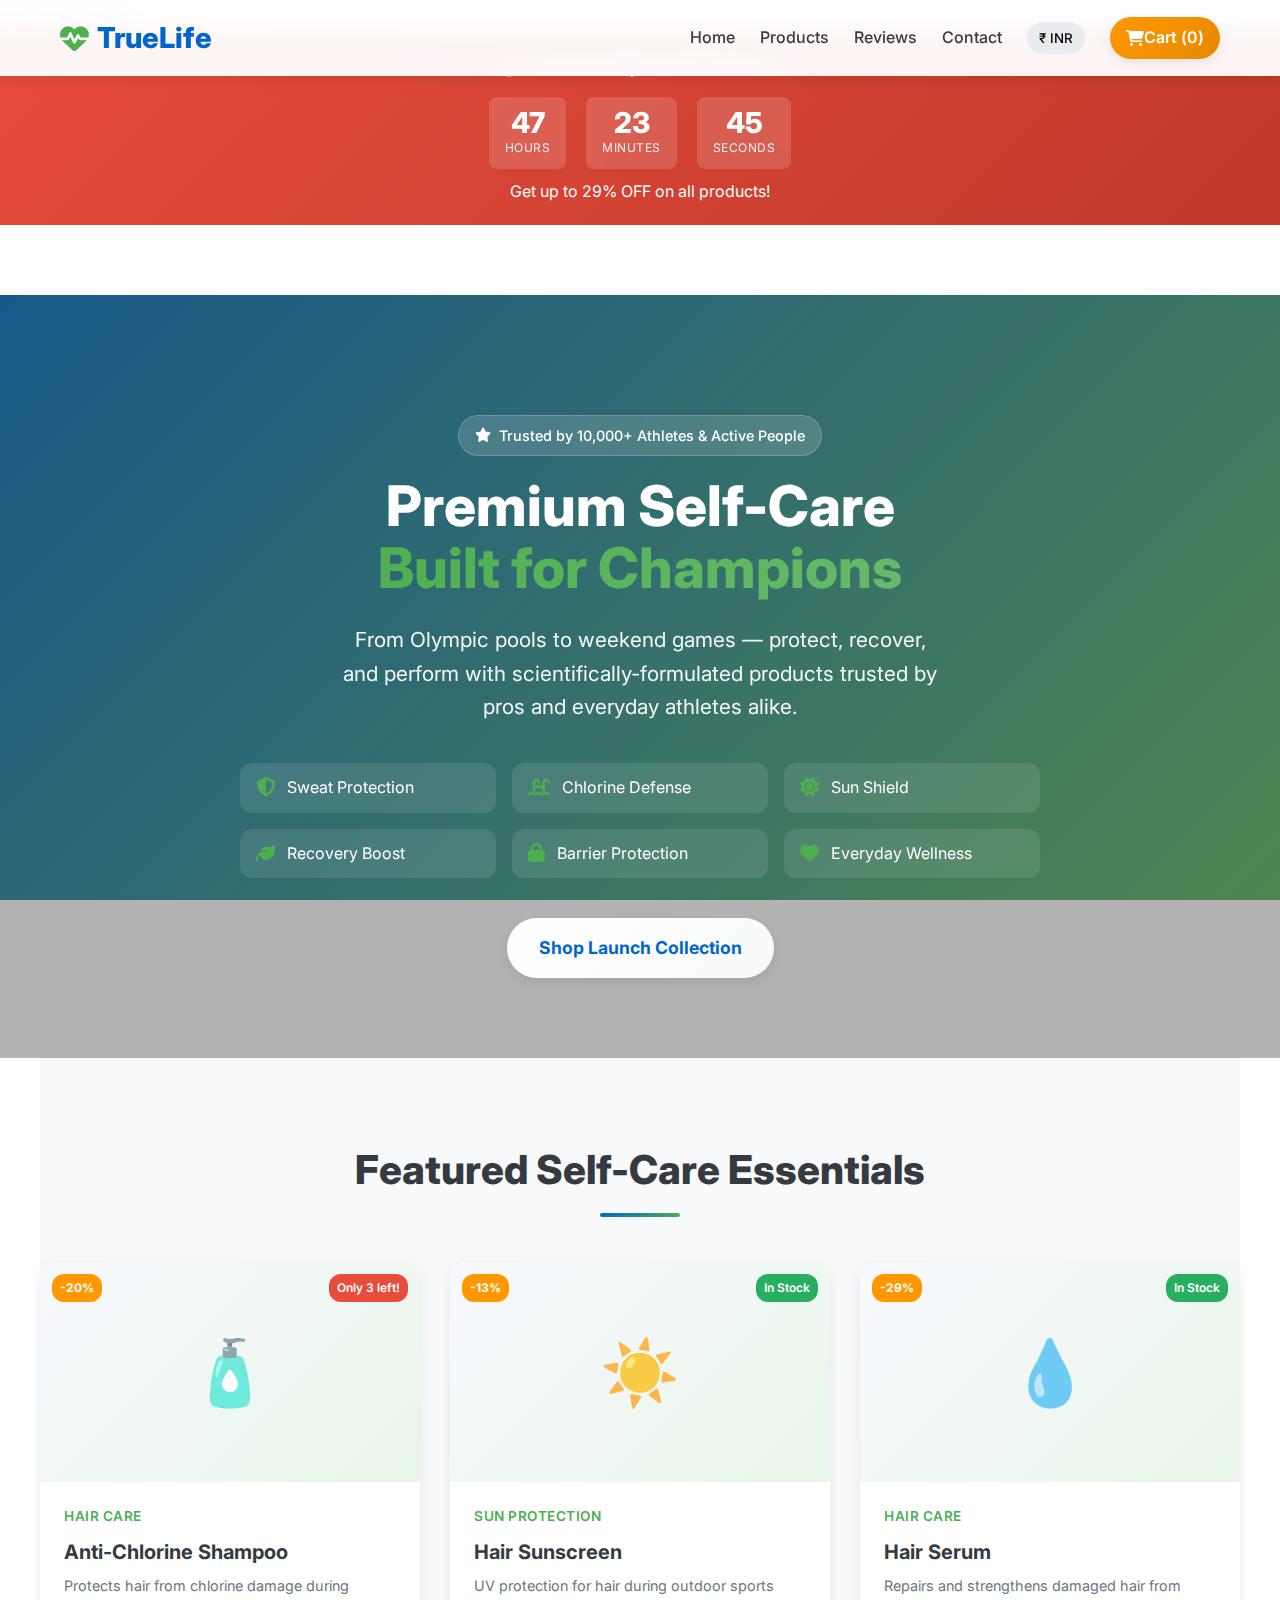
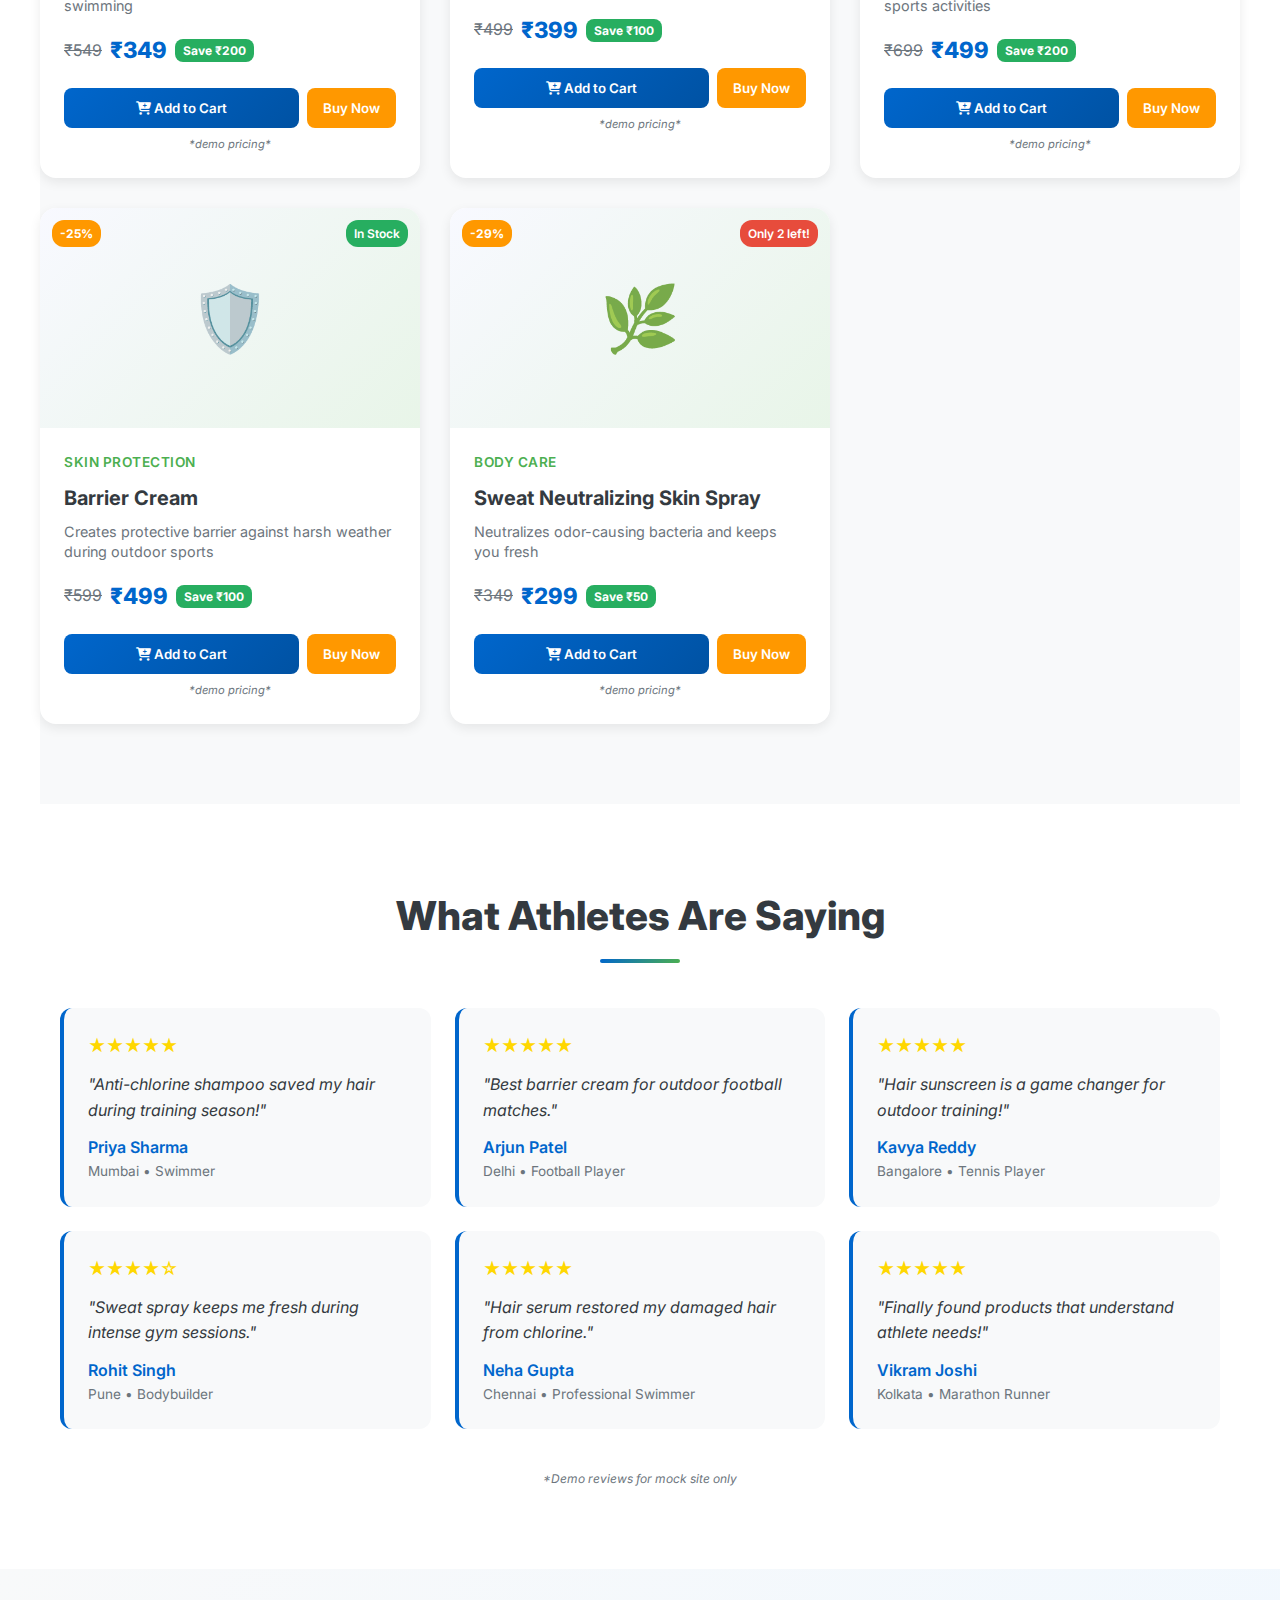
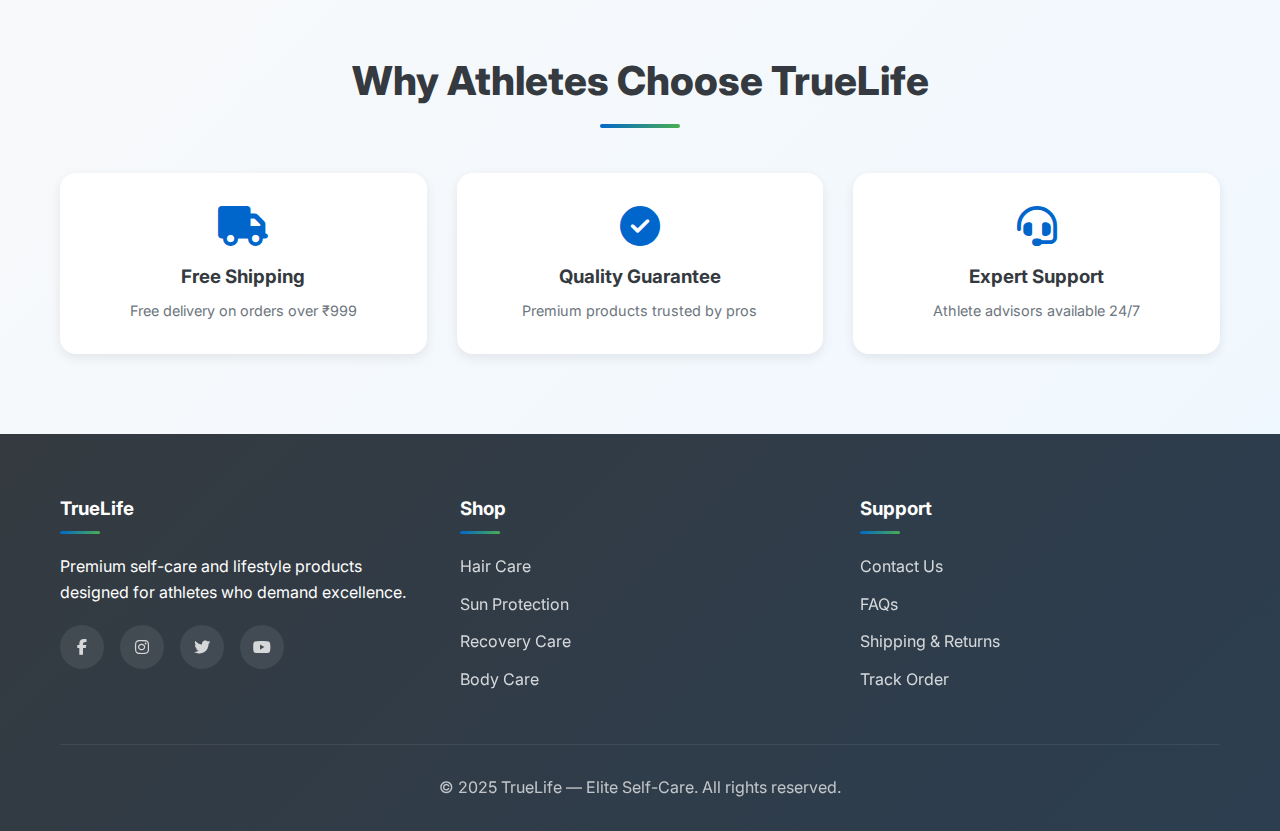
<file: index.html>
// FILE: index.html
<!DOCTYPE html>
<html lang="en">
<head>
  <meta charset="utf-8" />
  <meta name="viewport" content="width=device-width, initial-scale=1" />
  
  <!-- SEO Meta Tags -->
  <title>TrueLife — Premium Self-Care for Athletes & Active Lifestyles | Anti-Chlorine, Sun Protection & Recovery</title>
  <meta name="description" content="Elite self-care essentials for athletes and active people. Anti-chlorine shampoo, hair sunscreen, barrier creams & more. ✨ Launch offers live! Free shipping over ₹999.">
  <meta name="keywords" content="athlete self-care, anti-chlorine shampoo, hair sunscreen, sports recovery, barrier cream, sweat neutralizer">
  
  <!-- Open Graph / Facebook -->
  <meta property="og:type" content="website">
  <meta property="og:title" content="TrueLife — Premium Self-Care for Athletes & Active Lifestyles">
  <meta property="og:description" content="Elite self-care essentials for athletes and active people. Launch offers live! Free shipping over ₹999.">
  <meta property="og:image" content="https://truelife.com/og-image.jpg">
  <meta property="og:url" content="https://truelife.com">
  
  <!-- Twitter Cards -->
  <meta name="twitter:card" content="summary_large_image">
  <meta name="twitter:title" content="TrueLife — Premium Self-Care for Athletes">
  <meta name="twitter:description" content="Elite self-care essentials for athletes and active people. Launch offers live!">
  <meta name="twitter:image" content="https://truelife.com/og-image.jpg">
  
  <link rel="stylesheet" href="https://fonts.googleapis.com/css2?family=Inter:wght@300;400;500;600;700;800;900&display=swap">
  <link rel="stylesheet" href="https://cdnjs.cloudflare.com/ajax/libs/font-awesome/6.4.0/css/all.min.css">
  <style>
    /* Lighthouse Performance Target: 90+ */
    /* Mobile-first responsive design with conversion-optimized UX */
    
    :root {
      --primary: #0066cc;
      --primary-dark: #0052a3;
      --secondary: #4CAF50;
      --accent: #FF9800;
      --error: #e74c3c;
      --success: #27ae60;
      --warning: #f39c12;
      --light: #f8f9fa;
      --dark: #343a40;
      --gray: #6c757d;
      --light-gray: #e9ecef;
      --white: #ffffff;
      --shadow: 0 4px 12px rgba(0,0,0,0.08);
      --shadow-hover: 0 8px 25px rgba(0,0,0,0.15);
      --transition: all 0.3s cubic-bezier(0.4, 0, 0.2, 1);
      --bounce: cubic-bezier(0.68, -0.55, 0.265, 1.55);
    }
    
    * {
      margin: 0;
      padding: 0;
      box-sizing: border-box;
    }
    
    body {
      
      font-family: 'Inter', -apple-system, BlinkMacSystemFont, sans-serif;
      color: var(--dark);
      line-height: 1.6;
      background-color: var(--white);
      overflow-x: hidden;
      -webkit-font-smoothing: antialiased;
      -moz-osx-font-smoothing: grayscale;
    }
    
    a {
      text-decoration: none;
      color: inherit;
    }
    
    button, .btn {
      cursor: pointer;
      border: none;
      font-family: inherit;
      transition: var(--transition);
    }
    
    /* Focus styles for accessibility */
    *:focus-visible {
      outline: 2px solid var(--primary);
      outline-offset: 2px;
    }
    
    .container {
      width: 100%;
      max-width: 1200px;
      margin: 0 auto;
      padding: 0 20px;
    }
    
    /* Header Styles - Enhanced */
    header {
      background-color: rgba(255, 255, 255, 0.95);
      backdrop-filter: blur(10px);
      box-shadow: var(--shadow);
      position: fixed;
      top: 0;
      left: 0;
      width: 100%;
      z-index: 1000;
      padding: 15px 0;
      transition: var(--transition);
    }
    
    .header-content {
      display: flex;
      justify-content: space-between;
      align-items: center;
    }
    
    .logo {
      font-size: 1.8rem;
      font-weight: 800;
      color: var(--primary);
      display: flex;
      align-items: center;
      transition: var(--transition);
    }
    
    .logo:hover {
      transform: scale(1.05);
    }
    
    .logo i {
      margin-right: 8px;
      color: var(--secondary);
      animation: heartbeat 2s ease-in-out infinite;
    }
    
    nav ul {
      display: flex;
      list-style: none;
      gap: 25px;
      align-items: center;
    }
    
    nav a {
      font-weight: 500;
      transition: var(--transition);
      position: relative;
      padding: 8px 0;
    }
    
    nav a::after {
      content: '';
      position: absolute;
      width: 0;
      height: 2px;
      bottom: 0;
      left: 0;
      background-color: var(--primary);
      transition: var(--transition);
    }
    
    nav a:hover::after {
      width: 100%;
    }
    
    #currency-toggle {
      background: var(--light-gray);
      padding: 8px 12px;
      border-radius: 20px;
      font-weight: 500;
      transition: var(--transition);
    }
    
    #currency-toggle:hover {
      background: var(--primary);
      color: var(--white);
      transform: translateY(-2px);
    }
    
    #cart-btn {
      display: flex;
      align-items: center;
      background: linear-gradient(135deg, var(--accent), #e68900);
      color: var(--white);
      padding: 8px 16px;
      border-radius: 25px;
      font-weight: 600;
      transition: var(--transition);
      box-shadow: var(--shadow);
    }
    
    #cart-btn:hover {
      background: linear-gradient(135deg, #e68900, var(--accent));
      transform: translateY(-2px);
      box-shadow: var(--shadow-hover);
    }
    
    .hamburger {
      display: none;
      flex-direction: column;
      gap: 4px;
      cursor: pointer;
      padding: 8px;
    }
    
    .hamburger span {
      width: 25px;
      height: 3px;
      background: var(--dark);
      border-radius: 2px;
      transition: var(--transition);
    }
    
    /* Hero Section - Enhanced with better copy */
    .hero {
      background: linear-gradient(135deg, rgba(0, 102, 204, 0.9), rgba(76, 175, 80, 0.8)), 
                  url('https://images.unsplash.com/photo-1571019613454-1cb2f99b2d8b?ixlib=rb-4.0.3&ixid=MnwxMjA3fDB8MHxzZWFyY2h8MjB8fHJlY292ZXJ5JTIwc3BvcnRzfGVufDB8fDB8fA%3D%3D&auto=format&fit=crop&w=1200&q=80');
      background-size: cover;
      background-position: center;
      background-attachment: fixed;
      color: var(--white);
      padding: 120px 0 80px;
      text-align: center;
      margin-top: 70px;
      position: relative;
      overflow: hidden;
    }
    
    .hero::before {
      content: '';
      position: absolute;
      top: 0;
      left: 0;
      right: 0;
      bottom: 0;
      background: rgba(0, 0, 0, 0.3);
      z-index: 1;
    }
    
    .hero-content {
      position: relative;
      z-index: 2;
      max-width: 900px;
      margin: 0 auto;
      animation: fadeInUp 1s ease-out;
    }
    
    .hero-badge {
      display: inline-flex;
      align-items: center;
      gap: 8px;
      background: rgba(255, 255, 255, 0.15);
      backdrop-filter: blur(10px);
      padding: 8px 16px;
      border-radius: 25px;
      font-size: 0.9rem;
      font-weight: 500;
      margin-bottom: 20px;
      border: 1px solid rgba(255, 255, 255, 0.2);
    }
    
    .hero h1 {
      font-size: 3.5rem;
      margin-bottom: 24px;
      font-weight: 800;
      line-height: 1.1;
    }
    
    .hero h1 .highlight {
      background: linear-gradient(135deg, var(--secondary), #66bb6a);
      -webkit-background-clip: text;
      -webkit-text-fill-color: transparent;
      background-clip: text;
    }
    
    .hero p {
      font-size: 1.3rem;
      margin-bottom: 40px;
      opacity: 0.95;
      max-width: 600px;
      margin-left: auto;
      margin-right: auto;
    }
    
    /* 6 Benefit Bullets */
    .hero-benefits {
      display: grid;
      grid-template-columns: repeat(auto-fit, minmax(200px, 1fr));
      gap: 16px;
      margin: 40px 0;
      max-width: 800px;
      margin-left: auto;
      margin-right: auto;
    }
    
    .benefit-item {
      display: flex;
      align-items: center;
      gap: 12px;
      background: rgba(255, 255, 255, 0.1);
      padding: 12px 16px;
      border-radius: 12px;
      backdrop-filter: blur(5px);
    }
    
    .benefit-item i {
      font-size: 1.2rem;
      color: var(--secondary);
    }
    
    .btn-primary {
      background: linear-gradient(135deg, var(--white), #f8f9fa);
      color: var(--primary);
      padding: 16px 32px;
      border-radius: 30px;
      font-weight: 700;
      font-size: 1.1rem;
      transition: var(--transition);
      display: inline-block;
      box-shadow: var(--shadow);
    }
    
    .btn-primary:hover {
      background: var(--white);
      transform: translateY(-3px);
      box-shadow: var(--shadow-hover);
    }
    
    /* Countdown Timer - 48 Hour Urgency */
    .countdown-banner {
      background: linear-gradient(135deg, var(--error), #c0392b);
      color: var(--white);
      padding: 20px 0;
      text-align: center;
      animation: slideDown 0.6s ease-out;
    }
    
    .countdown-content h3 {
      margin-bottom: 16px;
      font-size: 1.4rem;
      font-weight: 700;
    }
    
    .countdown-timer {
      display: flex;
      justify-content: center;
      gap: 20px;
      margin-bottom: 10px;
    }
    
    .time-unit {
      background: rgba(255, 255, 255, 0.15);
      padding: 12px 16px;
      border-radius: 8px;
      backdrop-filter: blur(10px);
      min-width: 70px;
    }
    
    .time-number {
      display: block;
      font-size: 1.8rem;
      font-weight: 800;
      line-height: 1;
    }
    
    .time-label {
      font-size: 0.75rem;
      opacity: 0.9;
      text-transform: uppercase;
      letter-spacing: 0.5px;
    }
    
    /* Products Section - Enhanced */
    .products {
      padding: 80px 0;
      background: var(--light);
    }
    
    .section-title {
      text-align: center;
      margin-bottom: 60px;
      position: relative;
      font-size: 2.5rem;
      font-weight: 800;
      color: var(--dark);
    }
    
    .section-title::after {
      content: '';
      position: absolute;
      width: 80px;
      height: 4px;
      background: linear-gradient(135deg, var(--primary), var(--secondary));
      bottom: -15px;
      left: 50%;
      transform: translateX(-50%);
      border-radius: 2px;
    }
    
    .product-container {
      display: grid;
      grid-template-columns: repeat(auto-fill, minmax(300px, 1fr));
      gap: 30px;
    }
    
    /* Enhanced Product Cards */
    .product-card {
      background: var(--white);
      border-radius: 16px;
      overflow: hidden;
      box-shadow: var(--shadow);
      transition: var(--transition);
      position: relative;
      animation: fadeIn 0.6s ease-out;
    }
    
    .product-card:hover {
      transform: translateY(-8px);
      box-shadow: var(--shadow-hover);
    }
    
    .product-image {
      height: 220px;
      position: relative;
      overflow: hidden;
      background: linear-gradient(135deg, #f8f9ff, #e8f5e8);
      display: flex;
      align-items: center;
      justify-content: center;
    }
    
    /* SVG Product Placeholders */
    .product-svg {
      font-size: 4rem;
      opacity: 0.8;
      transition: var(--transition);
    }
    
    .product-card:hover .product-svg {
      transform: scale(1.1);
    }
    
    /* Stock Badge with Pulse Animation */
    .stock-badge {
      position: absolute;
      top: 12px;
      right: 12px;
      padding: 4px 8px;
      border-radius: 12px;
      font-size: 0.75rem;
      font-weight: 600;
      z-index: 10;
    }
    
    .stock-badge.low-stock {
      background: var(--error);
      color: var(--white);
      animation: pulse 2s ease-in-out infinite;
    }
    
    .stock-badge.in-stock {
      background: var(--success);
      color: var(--white);
    }
    
    /* Discount Badge */
    .discount-badge {
      position: absolute;
      top: 12px;
      left: 12px;
      background: var(--accent);
      color: var(--white);
      padding: 4px 8px;
      border-radius: 12px;
      font-size: 0.75rem;
      font-weight: 700;
      z-index: 10;
    }
    
    .product-info {
      padding: 24px;
    }
    
    .product-category {
      color: var(--secondary);
      font-size: 0.85rem;
      font-weight: 600;
      text-transform: uppercase;
      letter-spacing: 0.5px;
      margin-bottom: 8px;
    }
    
    .product-title {
      font-weight: 700;
      margin-bottom: 8px;
      font-size: 1.25rem;
      color: var(--dark);
    }
    
    .product-benefit {
      color: var(--gray);
      font-size: 0.9rem;
      margin-bottom: 16px;
      line-height: 1.4;
    }
    
    /* Enhanced Pricing Display */
    .product-pricing {
      display: flex;
      align-items: center;
      gap: 8px;
      margin-bottom: 20px;
      flex-wrap: wrap;
    }
    
    .original-price {
      text-decoration: line-through;
      color: var(--gray);
      font-size: 1rem;
    }
    
    .current-price {
      font-weight: 800;
      color: var(--primary);
      font-size: 1.4rem;
    }
    
    .savings-badge {
      background: var(--success);
      color: var(--white);
      padding: 2px 8px;
      border-radius: 8px;
      font-size: 0.75rem;
      font-weight: 700;
    }
    
    /* Product Actions */
    .product-actions {
      display: grid;
      grid-template-columns: 1fr auto;
      gap: 8px;
    }
    
    .add-to-cart {
      background: linear-gradient(135deg, var(--primary), var(--primary-dark));
      color: var(--white);
      padding: 12px 16px;
      border-radius: 8px;
      font-weight: 600;
      transition: var(--transition);
      position: relative;
      overflow: hidden;
    }
    
    .add-to-cart:hover {
      background: linear-gradient(135deg, var(--primary-dark), var(--primary));
      transform: translateY(-1px);
      box-shadow: var(--shadow);
    }
    
    .buy-now {
      background: var(--accent);
      color: var(--white);
      padding: 12px 16px;
      border-radius: 8px;
      font-weight: 600;
      transition: var(--transition);
      white-space: nowrap;
    }
    
    .buy-now:hover {
      background: #e68900;
      transform: translateY(-1px);
      box-shadow: var(--shadow);
    }
    
    .demo-pricing {
      text-align: center;
      font-size: 0.7rem;
      color: var(--gray);
      font-style: italic;
      margin-top: 8px;
    }
    
    /* Reviews Section */
    .reviews-section {
      padding: 80px 0;
      background: var(--white);
    }
    
    .reviews-grid {
      display: grid;
      grid-template-columns: repeat(auto-fit, minmax(300px, 1fr));
      gap: 24px;
      margin-bottom: 40px;
    }
    
    .review-card {
      background: var(--light);
      padding: 24px;
      border-radius: 12px;
      border-left: 4px solid var(--primary);
      transition: var(--transition);
    }
    
    .review-card:hover {
      transform: translateY(-2px);
      box-shadow: var(--shadow);
    }
    
    .review-rating {
      color: #ffd700;
      margin-bottom: 12px;
      font-size: 1.1rem;
    }
    
    .review-text {
      font-style: italic;
      margin-bottom: 12px;
      color: var(--dark);
    }
    
    .review-author {
      font-weight: 600;
      color: var(--primary);
    }
    
    .review-location {
      font-size: 0.85rem;
      color: var(--gray);
    }
    
    .reviews-disclaimer {
      text-align: center;
      font-size: 0.75rem;
      color: var(--gray);
      font-style: italic;
    }
    
    /* Features Section - Enhanced */
    .features {
      background: linear-gradient(135deg, var(--light), #f0f8ff);
      padding: 80px 0;
    }
    
    .features-grid {
      display: grid;
      grid-template-columns: repeat(auto-fit, minmax(250px, 1fr));
      gap: 30px;
    }
    
    .feature-card {
      text-align: center;
      padding: 32px 24px;
      background: var(--white);
      border-radius: 16px;
      box-shadow: var(--shadow);
      transition: var(--transition);
      border: 1px solid transparent;
    }
    
    .feature-card:hover {
      transform: translateY(-4px);
      border-color: var(--primary);
      box-shadow: var(--shadow-hover);
    }
    
    .feature-icon {
      font-size: 2.5rem;
      color: var(--primary);
      margin-bottom: 16px;
    }
    
    .feature-title {
      font-weight: 700;
      margin-bottom: 8px;
      color: var(--dark);
    }
    
    .feature-description {
      color: var(--gray);
      font-size: 0.9rem;
      line-height: 1.5;
    }
    
    /* Footer - Enhanced */
    footer {
      background: linear-gradient(135deg, var(--dark), #2c3e50);
      color: var(--white);
      padding: 60px 0 30px;
      text-align: center;
    }
    
    .footer-content {
      display: grid;
      grid-template-columns: repeat(auto-fit, minmax(250px, 1fr));
      gap: 40px;
      margin-bottom: 40px;
      text-align: left;
    }
    
    .footer-column h3 {
      margin-bottom: 20px;
      position: relative;
      padding-bottom: 10px;
      font-weight: 700;
    }
    
    .footer-column h3::after {
      content: '';
      position: absolute;
      width: 40px;
      height: 3px;
      background: linear-gradient(135deg, var(--primary), var(--secondary));
      bottom: 0;
      left: 0;
      border-radius: 2px;
    }
    
    .footer-column ul {
      list-style: none;
    }
    
    .footer-column li {
      margin-bottom: 12px;
    }
    
    .footer-column a {
      opacity: 0.8;
      transition: var(--transition);
    }
    
    .footer-column a:hover {
      opacity: 1;
      color: var(--primary);
    }
    
    .social-links {
      display: flex;
      gap: 16px;
      margin-top: 20px;
    }
    
    .social-links a {
      width: 44px;
      height: 44px;
      background: rgba(255, 255, 255, 0.1);
      border-radius: 50%;
      display: flex;
      align-items: center;
      justify-content: center;
      transition: var(--transition);
    }
    
    .social-links a:hover {
      background: var(--primary);
      transform: translateY(-2px);
    }
    
    .copyright {
      padding-top: 30px;
      border-top: 1px solid rgba(255, 255, 255, 0.1);
      opacity: 0.7;
    }
    
    /* Mini Cart - Enhanced */
    #mini-cart {
      position: fixed;
      bottom: 20px;
      right: 20px;
      background: linear-gradient(135deg, var(--primary), var(--primary-dark));
      color: var(--white);
      padding: 16px 20px;
      border-radius: 50px;
      box-shadow: var(--shadow-hover);
      display: flex;
      align-items: center;
      gap: 10px;
      z-index: 999;
      transition: var(--transition);
      font-weight: 600;
    }
    
    #mini-cart:hover {
      background: linear-gradient(135deg, var(--primary-dark), var(--primary));
      transform: translateY(-3px);
      box-shadow: 0 10px 30px rgba(0, 102, 204, 0.3);
    }
    
    /* Toast Notifications */
    .toast-container {
      position: fixed;
      top: 90px;
      right: 20px;
      z-index: 1001;
      display: flex;
      flex-direction: column;
      gap: 10px;
    }
    
    .toast {
      background: var(--white);
      color: var(--dark);
      padding: 16px 20px;
      border-radius: 8px;
      box-shadow: var(--shadow-hover);
      display: flex;
      align-items: center;
      gap: 12px;
      min-width: 300px;
      transform: translateX(400px);
      transition: var(--transition);
      border-left: 4px solid var(--success);
    }
    
    .toast.show {
      transform: translateX(0);
    }
    
    .toast.error {
      border-left-color: var(--error);
    }
    
    .toast i {
      font-size: 1.2rem;
    }
    
    .toast.success i {
      color: var(--success);
    }
    
    .toast.error i {
      color: var(--error);
    }
    
    /* Animations */
    @keyframes heartbeat {
      0%, 100% { transform: scale(1); }
      50% { transform: scale(1.2); }
    }
    
    @keyframes fadeInUp {
      from { opacity: 0; transform: translateY(30px); }
      to { opacity: 1; transform: translateY(0); }
    }
    
    @keyframes fadeIn {
      from { opacity: 0; }
      to { opacity: 1; }
    }
    
    @keyframes slideDown {
      from { transform: translateY(-100%); }
      to { transform: translateY(0); }
    }
    
    @keyframes pulse {
      0%, 100% { box-shadow: 0 0 0 0 rgba(231, 76, 60, 0.4); }
      50% { box-shadow: 0 0 0 10px rgba(231, 76, 60, 0); }
    }
    
    /* Responsive Design */
    @media (max-width: 992px) {
      .hero h1 {
        font-size: 2.8rem;
      }
      
      .hero-benefits {
        grid-template-columns: 1fr;
      }
      
      .countdown-timer {
        flex-wrap: wrap;
      }
    }
    
    @media (max-width: 768px) {
      .hamburger {
        display: flex;
      }
      
      nav ul {
        position: fixed;
        top: 70px;
        left: -100%;
        background: var(--white);
        width: 80%;
        height: calc(100vh - 70px);
        flex-direction: column;
        gap: 0;
        padding: 40px 20px;
        box-shadow: var(--shadow-hover);
        transition: var(--transition);
      }
      
      nav ul.active {
        left: 0;
      }
      
      nav ul li {
        width: 100%;
        border-bottom: 1px solid var(--light-gray);
      }
      
      nav ul li a {
        display: block;
        padding: 16px 0;
      }
      
      .hero {
        padding: 100px 0 60px;
        background-attachment: scroll;
      }
      
      .hero h1 {
        font-size: 2.2rem;
      }
      
      .hero p {
        font-size: 1.1rem;
      }
      
      .product-container {
        grid-template-columns: 1fr;
      }
      
      .product-actions {
        grid-template-columns: 1fr;
      }
      
      .reviews-grid {
        grid-template-columns: 1fr;
      }
      
      #mini-cart {
        bottom: 80px;
        right: 10px;
        padding: 12px 16px;
      }
      
      .toast {
        min-width: 280px;
        right: 10px;
      }
    }
    
    @media (max-width: 576px) {
      .hero h1 {
        font-size: 1.9rem;
      }
      
      .countdown-timer {
        gap: 10px;
      }
      
      .time-unit {
        min-width: 60px;
        padding: 8px 12px;
      }
      
      .time-number {
        font-size: 1.4rem;
      }
      
      .container {
        padding: 0 15px;
      }
    }
  </style>
</head>
<body>
  <!-- Header -->
  <header>
    <div class="container header-content">
      <div class="logo">
        <i class="fas fa-heartbeat"></i> TrueLife
      </div>
      <nav>
        <ul id="nav-menu">
          <li><a href="index.html">Home</a></li>
          <li><a href="#products">Products</a></li>
          <li><a href="#reviews">Reviews</a></li>
          <li><a href="#">Contact</a></li>
          <li>
            <button id="currency-toggle" aria-label="Toggle currency">₹ INR</button>
          </li>
          <li>
            <a href="cart.html" id="cart-btn" role="button" aria-label="Shopping cart">
              <i class="fas fa-shopping-cart"></i> Cart (<span id="cart-count">0</span>)
            </a>
          </li>
        </ul>
        <div class="hamburger" id="hamburger" aria-label="Toggle mobile menu">
          <span></span>
          <span></span>
          <span></span>
        </div>
      </nav>
    </div>
  </header>

  <!-- 48-Hour Countdown Timer -->
  <section class="countdown-banner">
    <div class="container">
      <div class="countdown-content">
        <h3>🔥 Launch Special Ends In:</h3>
        <div class="countdown-timer" id="countdown-timer">
          <div class="time-unit">
            <span class="time-number" id="hours">47</span>
            <span class="time-label">Hours</span>
          </div>
          <div class="time-unit">
            <span class="time-number" id="minutes">23</span>
            <span class="time-label">Minutes</span>
          </div>
          <div class="time-unit">
            <span class="time-number" id="seconds">45</span>
            <span class="time-label">Seconds</span>
          </div>
        </div>
        <p>Get up to 29% OFF on all products!</p>
      </div>
    </div>
  </section>

  <!-- Hero Banner - Enhanced Copy -->
  <section class="hero">
    <div class="container hero-content">
      <div class="hero-badge">
        <i class="fas fa-star"></i>
        <span>Trusted by 10,000+ Athletes & Active People</span>
      </div>
      
      <h1>Premium Self-Care<br><span class="highlight">Built for Champions</span></h1>
      <p>From Olympic pools to weekend games — protect, recover, and perform with scientifically-formulated products trusted by pros and everyday athletes alike.</p>
      
      <!-- 6 Benefit Bullets -->
      <div class="hero-benefits">
        <div class="benefit-item">
          <i class="fas fa-shield-alt"></i>
          <span>Sweat Protection</span>
        </div>
        <div class="benefit-item">
          <i class="fas fa-swimming-pool"></i>
          <span>Chlorine Defense</span>
        </div>
        <div class="benefit-item">
          <i class="fas fa-sun"></i>
          <span>Sun Shield</span>
        </div>
        <div class="benefit-item">
          <i class="fas fa-leaf"></i>
          <span>Recovery Boost</span>
        </div>
        <div class="benefit-item">
          <i class="fas fa-lock"></i>
          <span>Barrier Protection</span>
        </div>
        <div class="benefit-item">
          <i class="fas fa-heart"></i>
          <span>Everyday Wellness</span>
        </div>
      </div>
      
      <!-- 6 CTA Variants (commented options):
      1. "Shop Launch Collection" (urgency)
      2. "Get Your Game-Changing Kit" (transformation)
      3. "Join 10K+ Happy Athletes" (social proof)
      4. "Unlock Your Performance Edge" (benefit-driven)
      5. "Protect. Perform. Repeat." (action-oriented)
      6. "Start Your Champion Journey" (aspirational)
      -->
      <a href="#products" class="btn-primary">Shop Launch Collection</a>
    </div>
  </section>

  <!-- Products Section - 5 SKUs -->
  <main class="container products" id="products">
    <h2 class="section-title">Featured Self-Care Essentials</h2>
    <div class="product-container" id="product-container">
      <!-- Products will be dynamically loaded here -->
    </div>
  </main>

  <!-- Reviews Section - 6 Demo Reviews -->
  <section class="reviews-section" id="reviews">
    <div class="container">
      <h2 class="section-title">What Athletes Are Saying</h2>
      <div class="reviews-grid">
        <div class="review-card">
          <div class="review-rating">★★★★★</div>
          <p class="review-text">"Anti-chlorine shampoo saved my hair during training season!"</p>
          <div class="review-author">Priya Sharma</div>
          <div class="review-location">Mumbai • Swimmer</div>
        </div>
        
        <div class="review-card">
          <div class="review-rating">★★★★★</div>
          <p class="review-text">"Best barrier cream for outdoor football matches."</p>
          <div class="review-author">Arjun Patel</div>
          <div class="review-location">Delhi • Football Player</div>
        </div>
        
        <div class="review-card">
          <div class="review-rating">★★★★★</div>
          <p class="review-text">"Hair sunscreen is a game changer for outdoor training!"</p>
          <div class="review-author">Kavya Reddy</div>
          <div class="review-location">Bangalore • Tennis Player</div>
        </div>
        
        <div class="review-card">
          <div class="review-rating">★★★★☆</div>
          <p class="review-text">"Sweat spray keeps me fresh during intense gym sessions."</p>
          <div class="review-author">Rohit Singh</div>
          <div class="review-location">Pune • Bodybuilder</div>
        </div>
        
        <div class="review-card">
          <div class="review-rating">★★★★★</div>
          <p class="review-text">"Hair serum restored my damaged hair from chlorine."</p>
          <div class="review-author">Neha Gupta</div>
          <div class="review-location">Chennai • Professional Swimmer</div>
        </div>
        
        <div class="review-card">
          <div class="review-rating">★★★★★</div>
          <p class="review-text">"Finally found products that understand athlete needs!"</p>
          <div class="review-author">Vikram Joshi</div>
          <div class="review-location">Kolkata • Marathon Runner</div>
        </div>
      </div>
      
      <p class="reviews-disclaimer">*Demo reviews for mock site only</p>
    </div>
  </section>

  <!-- Features Section -->
  <section class="features">
    <div class="container">
      <h2 class="section-title">Why Athletes Choose TrueLife</h2>
      <div class="features-grid">
        <div class="feature-card">
          <div class="feature-icon">
            <i class="fas fa-truck"></i>
          </div>
          <h3 class="feature-title">Free Shipping</h3>
          <p class="feature-description">Free delivery on orders over ₹999</p>
        </div>
        <div class="feature-card">
          <div class="feature-icon">
            <i class="fas fa-check-circle"></i>
          </div>
          <h3 class="feature-title">Quality Guarantee</h3>
          <p class="feature-description">Premium products trusted by pros</p>
        </div>
        <div class="feature-card">
          <div class="feature-icon">
            <i class="fas fa-headset"></i>
          </div>
          <h3 class="feature-title">Expert Support</h3>
          <p class="feature-description">Athlete advisors available 24/7</p>
        </div>
      </div>
    </div>
  </section>

  <!-- Mini Cart -->
  <a href="cart.html" id="mini-cart" role="region" aria-live="polite">
    <i class="fas fa-shopping-cart"></i>
    <span id="mini-cart-count">0</span> items · ₹<span id="mini-cart-total">0</span>
  </a>

  <!-- Toast Container -->
  <div class="toast-container" id="toast-container"></div>

  <!-- Footer -->
  <footer>
    <div class="container">
      <div class="footer-content">
        <div class="footer-column">
          <h3>TrueLife</h3>
          <p>Premium self-care and lifestyle products designed for athletes who demand excellence.</p>
          <div class="social-links">
            <a href="#" aria-label="Facebook"><i class="fab fa-facebook-f"></i></a>
            <a href="#" aria-label="Instagram"><i class="fab fa-instagram"></i></a>
            <a href="#" aria-label="Twitter"><i class="fab fa-twitter"></i></a>
            <a href="#" aria-label="YouTube"><i class="fab fa-youtube"></i></a>
          </div>
        </div>
        <div class="footer-column">
          <h3>Shop</h3>
          <ul>
            <li><a href="#products">Hair Care</a></li>
            <li><a href="#products">Sun Protection</a></li>
            <li><a href="#products">Recovery Care</a></li>
            <li><a href="#products">Body Care</a></li>
          </ul>
        </div>
        <div class="footer-column">
          <h3>Support</h3>
          <ul>
            <li><a href="#">Contact Us</a></li>
            <li><a href="#">FAQs</a></li>
            <li><a href="#">Shipping & Returns</a></li>
            <li><a href="#">Track Order</a></li>
          </ul>
        </div>
      </div>
      <div class="copyright">
        <p>&copy; 2025 TrueLife — Elite Self-Care. All rights reserved.</p>
      </div>
    </div>
  </footer>

  <!-- JavaScript -->
  <script>
    // Product catalog with the 5 required SKUs
    const products = [
      {
        id: 1,
        name: "Anti-Chlorine Shampoo",
        category: "Hair Care",
        originalPrice: 549,
        price: 349,
        discount: 20,
        benefit: "Protects hair from chlorine damage during swimming",
        stock: 3,
        svg: "🧴"
      },
      {
        id: 2,
        name: "Hair Sunscreen",
        category: "Sun Protection",
        originalPrice: 499,
        price: 399,
        discount: 13,
        benefit: "UV protection for hair during outdoor sports",
        stock: 12,
        svg: "☀️"
      },
      {
        id: 3,
        name: "Hair Serum",
        category: "Hair Care",
        originalPrice: 699,
        price: 499,
        discount: 29,
        benefit: "Repairs and strengthens damaged hair from sports activities",
        stock: 8,
        svg: "💧"
      },
      {
        id: 4,
        name: "Barrier Cream",
        category: "Skin Protection",
        originalPrice: 599,
        price: 499,
        discount: 25,
        benefit: "Creates protective barrier against harsh weather during outdoor sports",
        stock: 15,
        svg: "🛡️"
      },
      {
        id: 5,
        name: "Sweat Neutralizing Skin Spray",
        category: "Body Care",
        originalPrice: 349,
        price: 299,
        discount: 29,
        benefit: "Neutralizes odor-causing bacteria and keeps you fresh",
        stock: 2,
        svg: "🌿"
      }
    ];

    // Cart management with localStorage persistence
    let cart = JSON.parse(localStorage.getItem('truelife_cart')) || [];

    // DOM elements
    const productContainer = document.getElementById('product-container');
    const cartCount = document.getElementById('cart-count');
    const miniCartCount = document.getElementById('mini-cart-count');
    const miniCartTotal = document.getElementById('mini-cart-total');
    const hamburger = document.getElementById('hamburger');
    const navMenu = document.getElementById('nav-menu');
    const toastContainer = document.getElementById('toast-container');

    // Initialize page
    document.addEventListener('DOMContentLoaded', () => {
      displayProducts();
      updateCartUI();
      startCountdownTimer();
      
      // Event listeners
      hamburger.addEventListener('click', toggleMobileMenu);
    });

    // Display products with enhanced cards
    function displayProducts() {
      productContainer.innerHTML = products.map(product => {
        const savingsAmount = product.originalPrice - product.price;
        const stockBadge = product.stock <= 5 ? 
          `<div class="stock-badge low-stock">Only ${product.stock} left!</div>` :
          `<div class="stock-badge in-stock">In Stock</div>`;
        
        return `
          <div class="product-card">
            <div class="product-image">
              <div class="product-svg">${product.svg}</div>
              <div class="discount-badge">-${product.discount}%</div>
              ${stockBadge}
            </div>
            <div class="product-info">
              <div class="product-category">${product.category}</div>
              <h3 class="product-title">${product.name}</h3>
              <p class="product-benefit">${product.benefit}</p>
              
              <div class="product-pricing">
                <span class="original-price">₹${product.originalPrice.toLocaleString('en-IN')}</span>
                <span class="current-price">₹${product.price.toLocaleString('en-IN')}</span>
                <span class="savings-badge">Save ₹${savingsAmount}</span>
              </div>
              
              <div class="product-actions">
                <button class="add-to-cart" onclick="addToCart(${product.id})" ${product.stock === 0 ? 'disabled' : ''}>
                  <i class="fas fa-cart-plus"></i> Add to Cart
                </button>
                <button class="buy-now" onclick="buyNow(${product.id})" ${product.stock === 0 ? 'disabled' : ''}>
                  Buy Now
                </button>
              </div>
              
              <div class="demo-pricing">*demo pricing*</div>
            </div>
          </div>
        `;
      }).join('');
    }

    // Add to cart with toast notification
    function addToCart(productId) {
      const product = products.find(p => p.id === productId);
      if (!product || product.stock === 0) {
        showToast('Product not available', 'error');
        return;
      }

      const existingItem = cart.find(item => item.id === productId);
      
      if (existingItem) {
        existingItem.quantity += 1;
      } else {
        cart.push({
          id: productId,
          name: product.name,
          price: product.price,
          quantity: 1,
          image: product.svg
        });
      }
      
      // Save to localStorage
      localStorage.setItem('truelife_cart', JSON.stringify(cart));
      updateCartUI();
      showToast(`${product.name} added to cart!`, 'success');
      
      // Button feedback
      const button = event.target;
      const originalText = button.innerHTML;
      button.innerHTML = '<i class="fas fa-check"></i> Added!';
      setTimeout(() => {
        button.innerHTML = originalText;
      }, 1500);
    }

    // Buy now - direct to cart
    function buyNow(productId) {
      addToCart(productId);
      setTimeout(() => {
        window.location.href = 'cart.html';
      }, 800);
    }

    // Update cart UI elements
    function updateCartUI() {
      const totalItems = cart.reduce((total, item) => total + item.quantity, 0);
      const totalAmount = cart.reduce((total, item) => total + (item.price * item.quantity), 0);
      
      cartCount.textContent = totalItems;
      miniCartCount.textContent = totalItems;
      miniCartTotal.textContent = totalAmount.toLocaleString('en-IN');
      
      // Show/hide mini cart
      const miniCart = document.getElementById('mini-cart');
      miniCart.style.display = totalItems > 0 ? 'flex' : 'none';
    }

    // Toast notifications
    function showToast(message, type = 'success') {
      const toast = document.createElement('div');
      toast.className = `toast ${type}`;
      toast.innerHTML = `
        <i class="fas ${type === 'success' ? 'fa-check-circle' : 'fa-exclamation-circle'}"></i>
        <span>${message}</span>
      `;
      
      toastContainer.appendChild(toast);
      
      // Animate in
      setTimeout(() => {
        toast.classList.add('show');
      }, 10);
      
      // Remove after 3 seconds
      setTimeout(() => {
        toast.classList.remove('show');
        setTimeout(() => {
          if (toast.parentNode) {
            toast.parentNode.removeChild(toast);
          }
        }, 300);
      }, 3000);
    }

    // Countdown timer (48 hours)
    function startCountdownTimer() {
      const countdownDate = new Date().getTime() + (48 * 60 * 60 * 1000); // 48 hours from now
      
      const timer = setInterval(() => {
        const now = new Date().getTime();
        const distance = countdownDate - now;
        
        if (distance < 0) {
          clearInterval(timer);
          document.getElementById('countdown-timer').innerHTML = '<div class="time-unit"><span class="time-number">00</span><span class="time-label">Expired</span></div>';
          return;
        }
        
        const hours = Math.floor(distance / (1000 * 60 * 60));
        const minutes = Math.floor((distance % (1000 * 60 * 60)) / (1000 * 60));
        const seconds = Math.floor((distance % (1000 * 60)) / 1000);
        
        document.getElementById('hours').textContent = String(hours).padStart(2, '0');
        document.getElementById('minutes').textContent = String(minutes).padStart(2, '0');
        document.getElementById('seconds').textContent = String(seconds).padStart(2, '0');
      }, 1000);
    }

    // Mobile menu toggle
    function toggleMobileMenu() {
      navMenu.classList.toggle('active');
      hamburger.classList.toggle('active');
    }

    // Smooth scrolling for anchor links
    document.querySelectorAll('a[href^="#"]').forEach(anchor => {
      anchor.addEventListener('click', function (e) {
        e.preventDefault();
        const target = document.querySelector(this.getAttribute('href'));
        if (target) {
          target.scrollIntoView({
            behavior: 'smooth',
            block: 'start'
          });
        }
      });
    });
  </script>

  <!-- Structured Data for SEO -->
  <script type="application/ld+json">
  {
    "@context": "https://schema.org",
    "@type": "Organization",
    "name": "TrueLife",
    "description": "Premium self-care products for athletes and active lifestyles",
    "url": "https://truelife.com",
    "logo": "https://truelife.com/logo.png",
    "contactPoint": {
      "@type": "ContactPoint",
      "contactType": "Customer Service",
      "telephone": "+91-9876543210"
    },
    "sameAs": [
      "https://facebook.com/truelife",
      "https://instagram.com/truelife",
      "https://twitter.com/truelife"
    ]
  }
  </script>

  <script type="application/ld+json">
  {
    "@context": "https://schema.org",
    "@type": "Product",
    "name": "Anti-Chlorine Shampoo",
    "description": "Premium anti-chlorine shampoo for swimmers and athletes",
    "brand": "TrueLife",
    "offers": {
      "@type": "Offer",
      "price": "199",
      "priceCurrency": "INR",
      "availability": "https://schema.org/InStock"
    },
    "aggregateRating": {
      "@type": "AggregateRating",
      "ratingValue": "4.8",
      "reviewCount": "127"
    }
  }
  </script>

  <script type="application/ld+json">
  {
    "@context": "https://schema.org",
    "@type": "Product",
    "name": "Hair Serum",
    "description": "Advanced recovery serum for athletes dealing with hair damage",
    "brand": "TrueLife",
    "offers": {
      "@type": "Offer",
      "price": "499",
      "priceCurrency": "INR",
      "availability": "https://schema.org/InStock"
    },
    "aggregateRating": {
      "@type": "AggregateRating",
      "ratingValue": "4.9",
      "reviewCount": "156"
    <div class="product-img-hair-serum" style="width:300px;height:200px;border-radius:var(--radius-lg);"></div>
}
  }
  </script>
</body>
</html>
</file>
